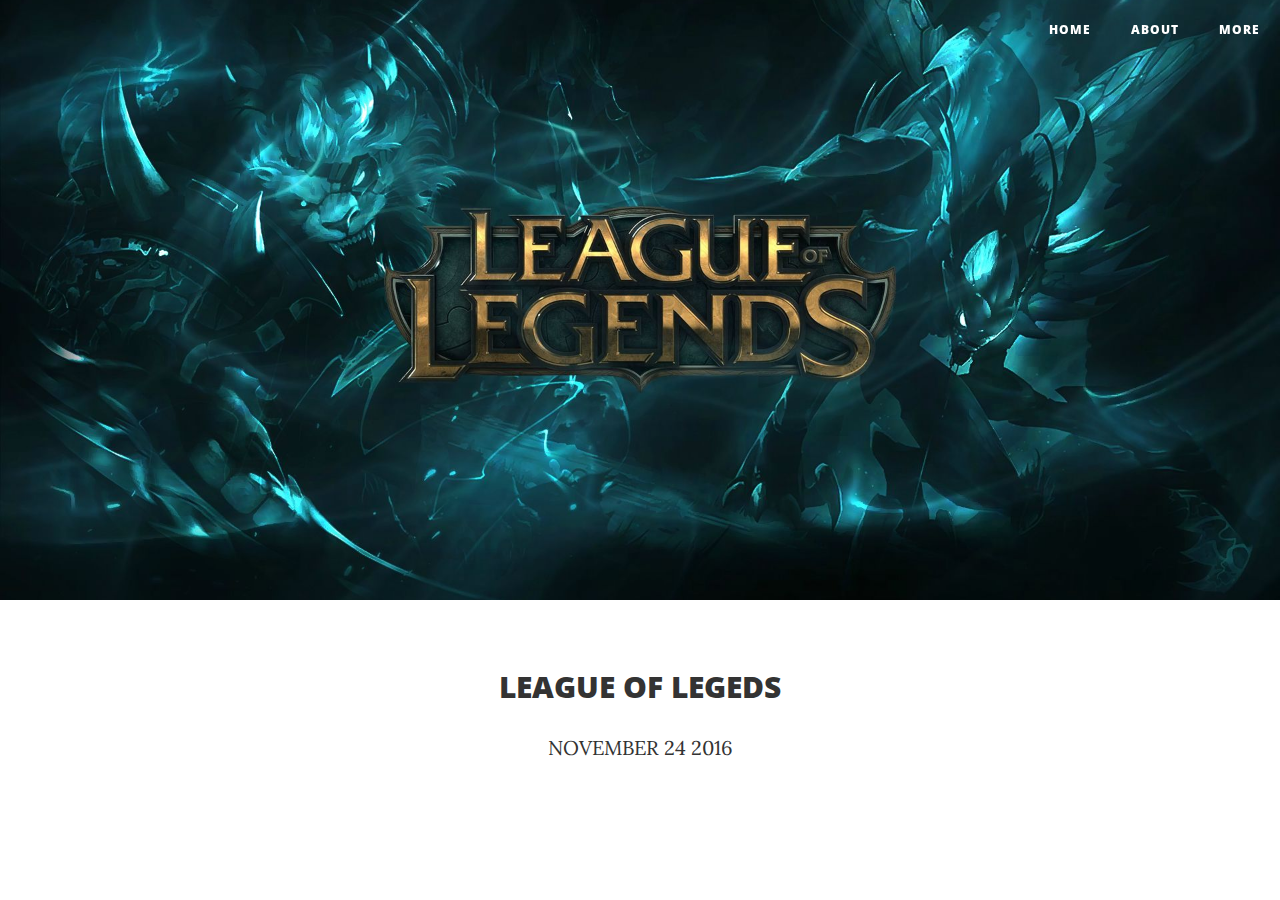
<file: index.html>
<!DOCTYPE html>
<html lang="en">

<head>

    <meta charset="utf-8">
    <meta http-equiv="X-UA-Compatible" content="IE=edge">
    <meta name="viewport" content="width=device-width, initial-scale=1">
    <meta name="description" content="">
    <meta name="author" content="">

    <title>LOL</title>

    <!-- Bootstrap Core CSS -->
    <link href="vendor/bootstrap/css/bootstrap.min.css" rel="stylesheet">

    <!-- Theme CSS -->
    <link href="css/clean-blog.min.css" rel="stylesheet">

    <!-- Custom Fonts -->
    <link href="vendor/font-awesome/css/font-awesome.min.css" rel="stylesheet" type="text/css">
    <link href='https://fonts.googleapis.com/css?family=Lora:400,700,400italic,700italic' rel='stylesheet' type='text/css'>
    <link href='https://fonts.googleapis.com/css?family=Open+Sans:300italic,400italic,600italic,700italic,800italic,400,300,600,700,800' rel='stylesheet' type='text/css'>

    <!-- HTML5 Shim and Respond.js IE8 support of HTML5 elements and media queries -->
    <!-- WARNING: Respond.js doesn't work if you view the page via file:// -->
    <!--[if lt IE 9]>
        <script src="https://oss.maxcdn.com/libs/html5shiv/3.7.0/html5shiv.js"></script>
        <script src="https://oss.maxcdn.com/libs/respond.js/1.4.2/respond.min.js"></script>
    <![endif]-->

</head>

<body>

    <!-- Navigation -->
    <nav class="navbar navbar-default navbar-custom navbar-fixed-top">
        <div class="container-fluid">
            <!-- Brand and toggle get grouped for better mobile display -->
            <div class="navbar-header page-scroll">
                <button type="button" class="navbar-toggle" data-toggle="collapse" data-target="#bs-example-navbar-collapse-1">
                    <span class="sr-only">Toggle navigation</span>
                    Menu <i class="fa fa-bars"></i>
                </button>
                <a class="navbar-brand" href="index.html"> </a>
            </div>

            <!-- Collect the nav links, forms, and other content for toggling -->
            <div class="collapse navbar-collapse" id="bs-example-navbar-collapse-1">
                <ul class="nav navbar-nav navbar-right">
                    <li>
                        <a href="index.html">Home</a>
                    </li>
                    <li>
                        <a href="about.html">About</a>
                    </li>
                    <li>
                         <a href="contact.html">more</a> 
                    </li>
                    <li>
                         
                    </li>
                </ul>
            </div>
            <!-- /.navbar-collapse -->
        </div>
        <!-- /.container -->
    </nav>

    <!-- Page Header -->
    <!-- Set your background image for this header on the line below. -->
    <header class="intro-header" style="background-image: url('z.jpg')">
        <div class="container">
            <div class="row">
                <div class="col-lg-8 col-lg-offset-2 col-md-10 col-md-offset-1"> 
                  <div class="page-heading">
                        <div class="site-heading">
                       
                       
                         
                    </div>
                </div>
            </div>
        </div>
    </header>

    <!-- Main Content -->
    <div class="container">
        <div class="row">
            <div class="col-lg-8 col-lg-offset-2 col-md-10 col-md-offset-1">
                <div class="post-preview">
                    <center><a href="post.html">
                         <h2 class="post-title">
                          LEAGUE OF LEGEDS 
                        </h2>
                        <h3 class="post-subtitle">
                        </h3>
                    </a>
                    <p class="post-meta"> NOVEMBER 24 2016</p>
                     </center>
                </div>
               
                 
                
   

   

    <!-- jQuery -->
    <script src="vendor/jquery/jquery.min.js"></script>

    <!-- Bootstrap Core JavaScript -->
    <script src="vendor/bootstrap/js/bootstrap.min.js"></script>

    <!-- Contact Form JavaScript -->
    <script src="js/jqBootstrapValidation.js"></script>
    <script src="js/contact_me.js"></script>

    <!-- Theme JavaScript -->
    <script src="js/clean-blog.min.js"></script>

</body>

</html>
</file>
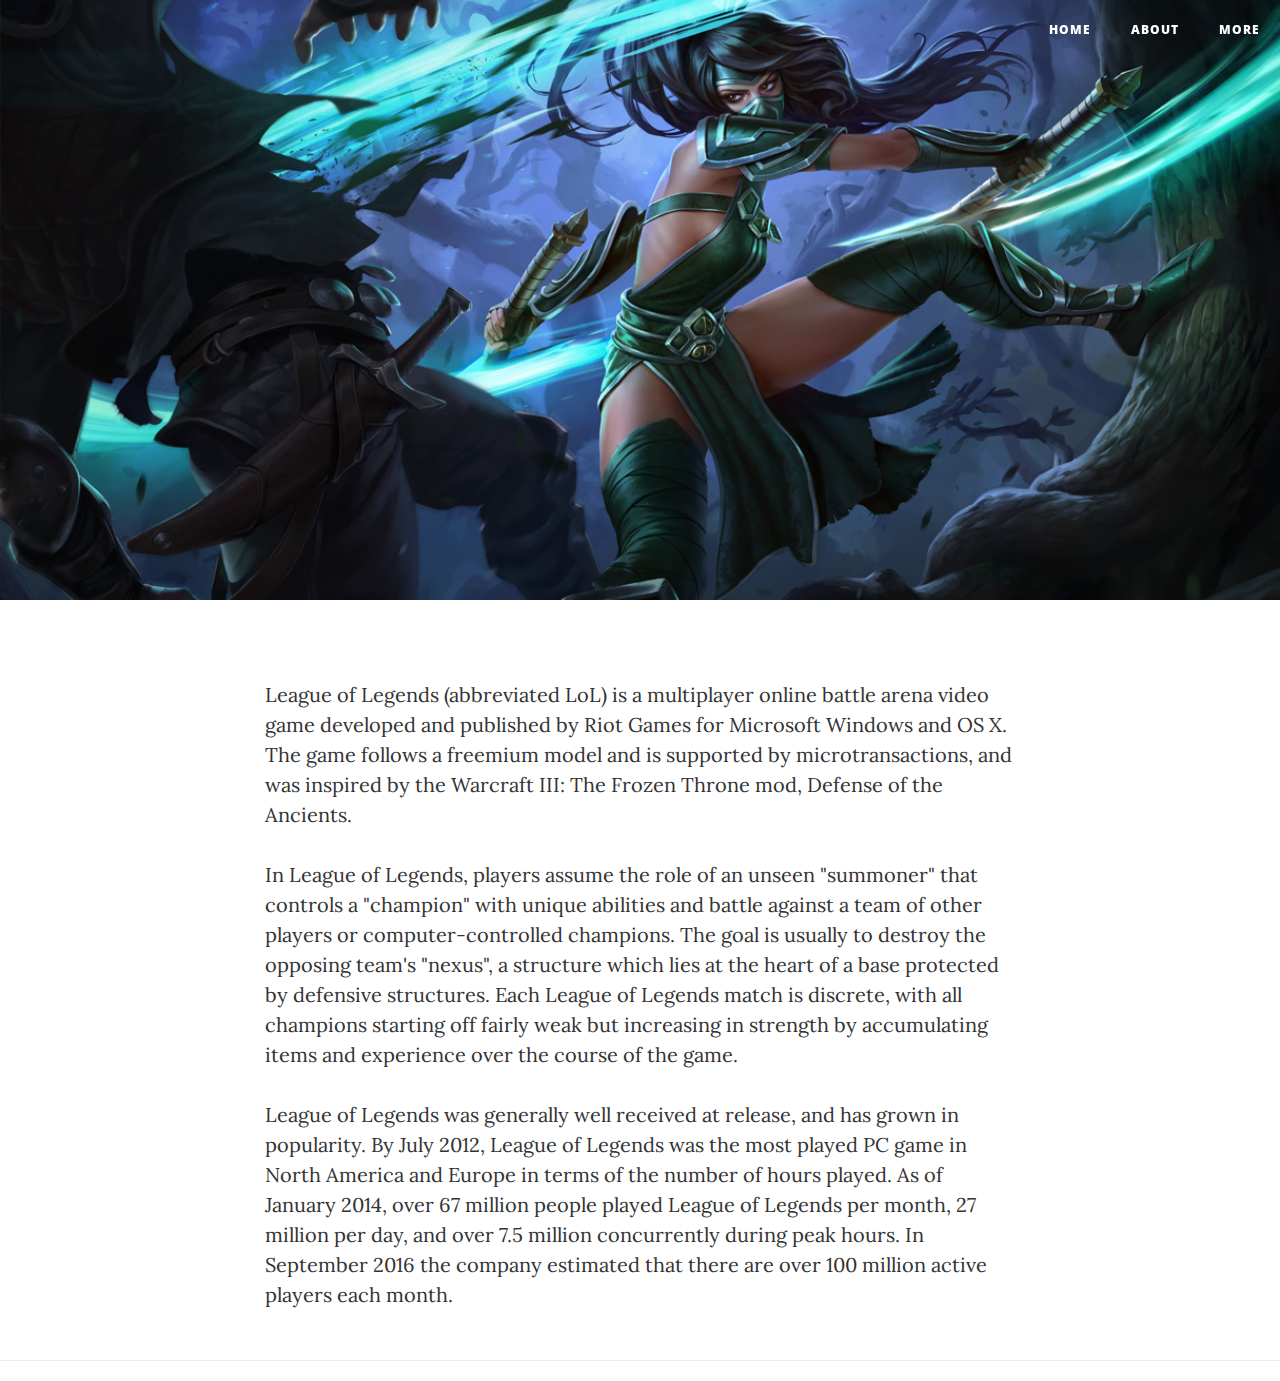
<file: about.html>
<!DOCTYPE html>
<html lang="en">

<head>

    <meta charset="utf-8">
    <meta http-equiv="X-UA-Compatible" content="IE=edge">
    <meta name="viewport" content="width=device-width, initial-scale=1">
    <meta name="description" content="">
    <meta name="author" content="">

    <title>LOL</title>

    <!-- Bootstrap Core CSS -->
    <link href="vendor/bootstrap/css/bootstrap.min.css" rel="stylesheet">

    <!-- Theme CSS -->
    <link href="css/clean-blog.min.css" rel="stylesheet">

    <!-- Custom Fonts -->
    <link href="vendor/font-awesome/css/font-awesome.min.css" rel="stylesheet" type="text/css">
    <link href='https://fonts.googleapis.com/css?family=Lora:400,700,400italic,700italic' rel='stylesheet' type='text/css'>
    <link href='https://fonts.googleapis.com/css?family=Open+Sans:300italic,400italic,600italic,700italic,800italic,400,300,600,700,800' rel='stylesheet' type='text/css'>

    <!-- HTML5 Shim and Respond.js IE8 support of HTML5 elements and media queries -->
    <!-- WARNING: Respond.js doesn't work if you view the page via file:// -->
    <!--[if lt IE 9]>
        <script src="https://oss.maxcdn.com/libs/html5shiv/3.7.0/html5shiv.js"></script>
        <script src="https://oss.maxcdn.com/libs/respond.js/1.4.2/respond.min.js"></script>
    <![endif]-->

</head>

<body>

    <!-- Navigation -->
    <nav class="navbar navbar-default navbar-custom navbar-fixed-top">
        <div class="container-fluid">
            <!-- Brand and toggle get grouped for better mobile display -->
            <div class="navbar-header page-scroll">
                <button type="button" class="navbar-toggle" data-toggle="collapse" data-target="#bs-example-navbar-collapse-1">
                    <span class="sr-only">Toggle navigation</span>
                    Menu <i class="fa fa-bars"></i>
                </button>
                <a class="navbar-brand" href="index.html"> </a>
            </div>

            <!-- Collect the nav links, forms, and other content for toggling -->
            <div class="collapse navbar-collapse" id="bs-example-navbar-collapse-1">
                <ul class="nav navbar-nav navbar-right">
                    <li>
                        <a href="index.html">Home</a>
                    </li>
                    <li>
                           <a href="about.html">ABOUT</a>
                    </li>
                    <li>
                           <a href="contact.html">MORE</a> 
                    </li>
                    <li>
                         
                    </li>
                </ul>
            </div>
            <!-- /.navbar-collapse -->
        </div>
        <!-- /.container -->
    </nav>

    <!-- Page Header -->
    <!-- Set your background image for this header on the line below. -->
    <header class="intro-header" style="background-image: url('ka.jpg')">
        <div class="container">
            <div class="row">
                <div class="col-lg-8 col-lg-offset-2 col-md-10 col-md-offset-1">
                    <div class="page-heading">
                         <div class="site-heading">
                         
                    
                         
                    </div>
                </div>
            </div>
        </div>
    </header>

    <!-- Main Content -->
    <div class="container">
        <div class="row">
            <div class="col-lg-8 col-lg-offset-2 col-md-10 col-md-offset-1">
                <p>League of Legends (abbreviated LoL) is a multiplayer online battle arena video game developed and published by Riot Games for Microsoft Windows and OS X. The game follows a freemium model and is supported by microtransactions, and was inspired by the Warcraft III: The Frozen Throne mod, Defense of the Ancients.</p>
                <p>In League of Legends, players assume the role of an unseen "summoner" that controls a "champion" with unique abilities and battle against a team of other players or computer-controlled champions. The goal is usually to destroy the opposing team's "nexus", a structure which lies at the heart of a base protected by defensive structures. Each League of Legends match is discrete, with all champions starting off fairly weak but increasing in strength by accumulating items and experience over the course of the game.</p>
                <p> League of Legends was generally well received at release, and has grown in popularity. By July 2012, League of Legends was the most played PC game in North America and Europe in terms of the number of hours played. As of January 2014, over 67 million people played League of Legends per month, 27 million per day, and over 7.5 million concurrently during peak hours. In September 2016 the company estimated that there are over 100 million active players each month.</p>
            </div>
        </div>
    </div>

    <hr>

   

    <!-- jQuery -->
    <script src="vendor/jquery/jquery.min.js"></script>

    <!-- Bootstrap Core JavaScript -->
    <script src="vendor/bootstrap/js/bootstrap.min.js"></script>

    <!-- Contact Form JavaScript -->
    <script src="js/jqBootstrapValidation.js"></script>
    <script src="js/contact_me.js"></script>

    <!-- Theme JavaScript -->
    <script src="js/clean-blog.min.js"></script>

</body>

</html>
</file>
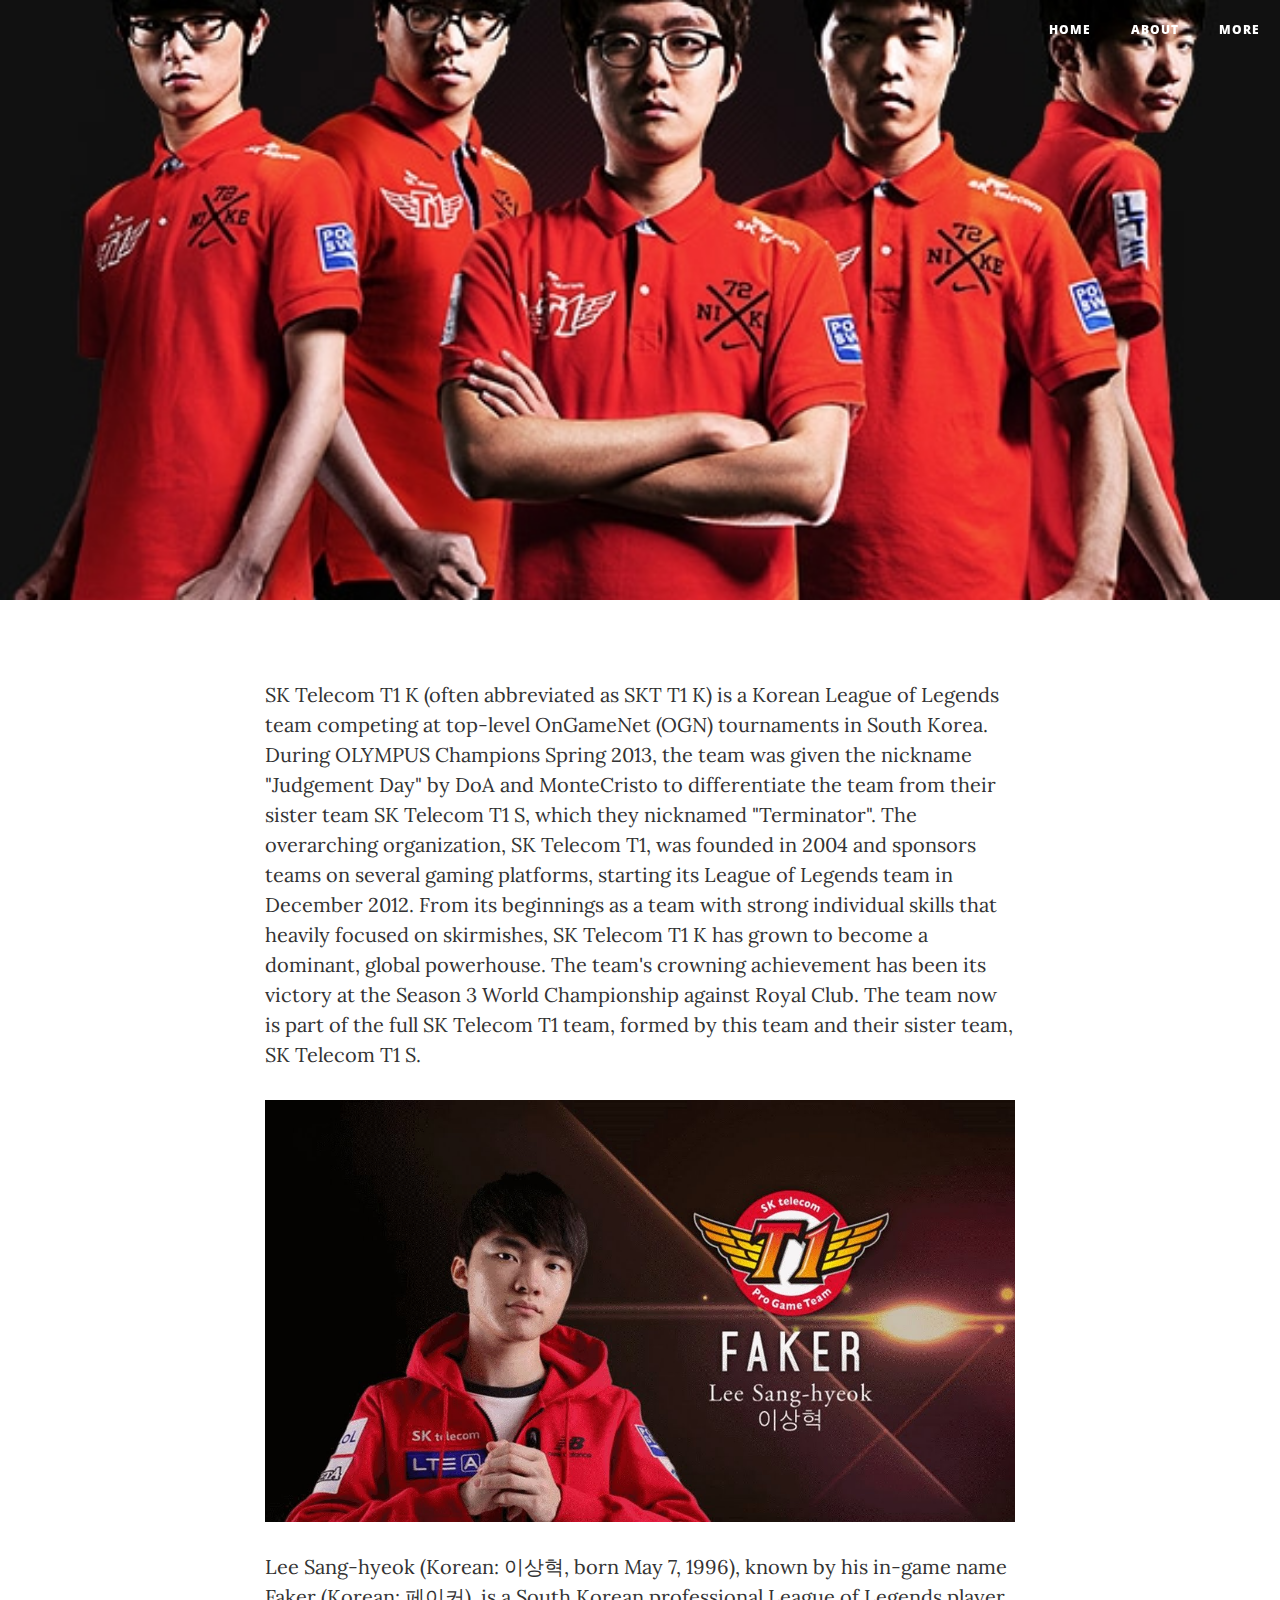
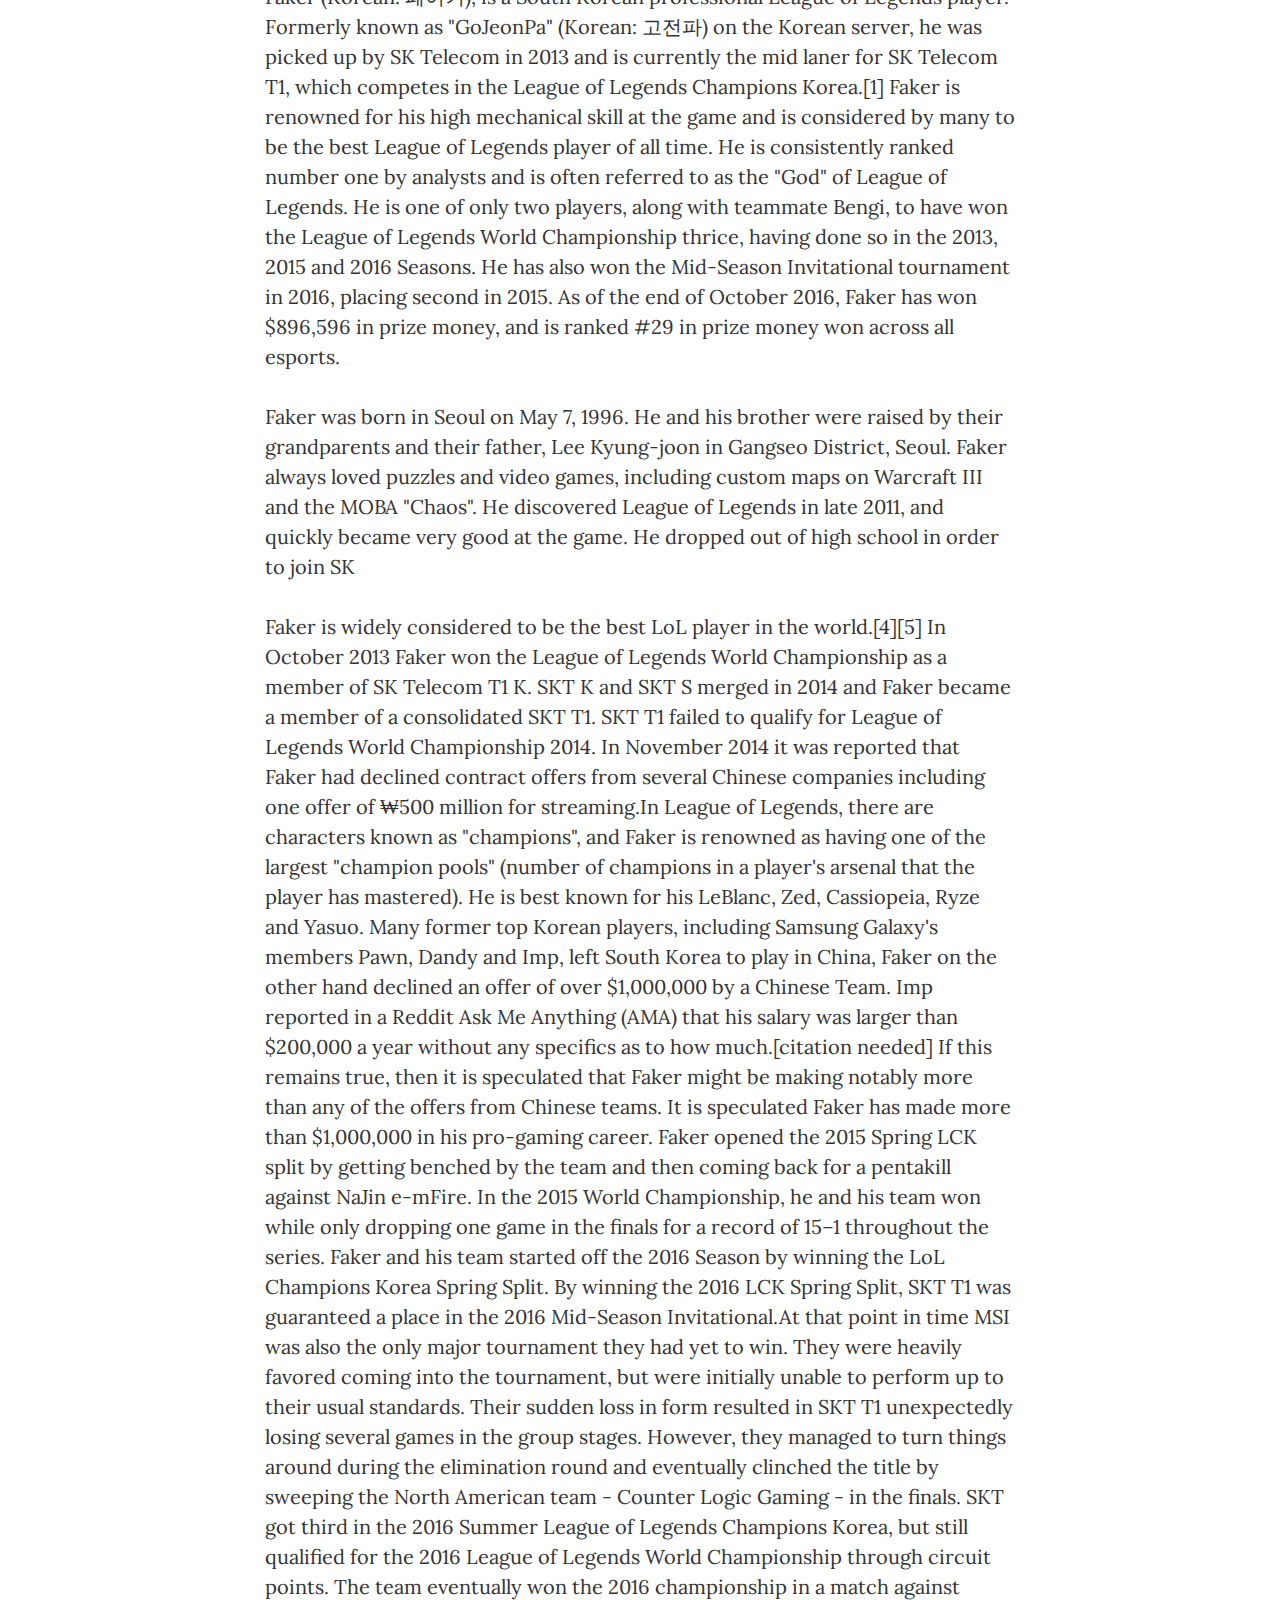
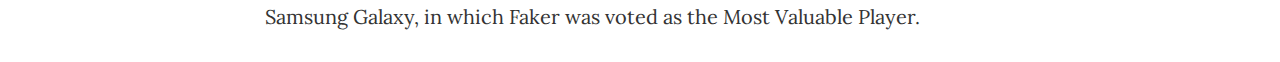
<file: contact.html>
<!DOCTYPE html>
<html lang="en">

<head>

    <meta charset="utf-8">
    <meta http-equiv="X-UA-Compatible" content="IE=edge">
    <meta name="viewport" content="width=device-width, initial-scale=1">
    <meta name="description" content="">
    <meta name="author" content="">

    <title>LOL</title>

    <!-- Bootstrap Core CSS -->
    <link href="vendor/bootstrap/css/bootstrap.min.css" rel="stylesheet">

    <!-- Theme CSS -->
    <link href="css/clean-blog.min.css" rel="stylesheet">

    <!-- Custom Fonts -->
    <link href="vendor/font-awesome/css/font-awesome.min.css" rel="stylesheet" type="text/css">
    <link href='https://fonts.googleapis.com/css?family=Lora:400,700,400italic,700italic' rel='stylesheet' type='text/css'>
    <link href='https://fonts.googleapis.com/css?family=Open+Sans:300italic,400italic,600italic,700italic,800italic,400,300,600,700,800' rel='stylesheet' type='text/css'>

    <!-- HTML5 Shim and Respond.js IE8 support of HTML5 elements and media queries -->
    <!-- WARNING: Respond.js doesn't work if you view the page via file:// -->
    <!--[if lt IE 9]>
        <script src="https://oss.maxcdn.com/libs/html5shiv/3.7.0/html5shiv.js"></script>
        <script src="https://oss.maxcdn.com/libs/respond.js/1.4.2/respond.min.js"></script>
    <![endif]-->

</head>

<body>

    <!-- Navigation -->
    <nav class="navbar navbar-default navbar-custom navbar-fixed-top">
        <div class="container-fluid">
            <!-- Brand and toggle get grouped for better mobile display -->
            <div class="navbar-header page-scroll">
                <button type="button" class="navbar-toggle" data-toggle="collapse" data-target="#bs-example-navbar-collapse-1">
                    <span class="sr-only">Toggle navigation</span>
                    Menu <i class="fa fa-bars"></i>
                </button>
                <a class="navbar-brand" href="index.html"> </a>
            </div>

            <!-- Collect the nav links, forms, and other content for toggling -->
            <div class="collapse navbar-collapse" id="bs-example-navbar-collapse-1">
                <ul class="nav navbar-nav navbar-right">
                    <li>
                        <a href="index.html">Home</a>
                    </li>
                    <li>
                        <a href="about.html">About</a>
                    </li>
                    <li>
                        <a href="contact.html">MORE</a>
                    </li>
                    <li>
                         
                    </li>
                </ul>
            </div>
            <!-- /.navbar-collapse -->
        </div>
        <!-- /.container -->
    </nav>

    <!-- Page Header -->
    <!-- Set your background image for this header on the line below. -->
    <header class="intro-header" style="background-image: url('s.jpg')">
        <div class="container">
            <div class="row">
                <div class="col-lg-8 col-lg-offset-2 col-md-10 col-md-offset-1">
                    <div class="page-heading">
                        <div class="site-heading">
                        
                    </div>
                </div>
            </div>
        </div>
    </header>

    <!-- Main Content -->
    <div class="container">
        <div class="row">
            <div class="col-lg-8 col-lg-offset-2 col-md-10 col-md-offset-1">
                <p>SK Telecom T1 K (often abbreviated as SKT T1 K) is a Korean League of Legends team competing at top-level OnGameNet (OGN) tournaments in South Korea. During OLYMPUS Champions Spring 2013, the team was given the nickname "Judgement Day" by DoA and MonteCristo to differentiate the team from their sister team SK Telecom T1 S, which they nicknamed "Terminator". The overarching organization, SK Telecom T1, was founded in 2004 and sponsors teams on several gaming platforms, starting its League of Legends team in December 2012. From its beginnings as a team with strong individual skills that heavily focused on skirmishes, SK Telecom T1 K has grown to become a dominant, global powerhouse. The team's crowning achievement has been its victory at the Season 3 World Championship against Royal Club. The team now is part of the full SK Telecom T1 team, formed by this team and their sister team, SK Telecom T1 S.</p>
                <img class="img-responsive" src="f.jpg" alt="">
                <p>Lee Sang-hyeok (Korean: 이상혁, born May 7, 1996), known by his in-game name Faker (Korean: 페이커), is a South Korean professional League of Legends player. Formerly known as "GoJeonPa" (Korean: 고전파) on the Korean server, he was picked up by SK Telecom in 2013 and is currently the mid laner for SK Telecom T1, which competes in the League of Legends Champions Korea.[1]
Faker is renowned for his high mechanical skill at the game and is considered by many to be the best League of Legends player of all time. He is consistently ranked number one by analysts and is often referred to as the "God" of League of Legends. He is one of only two players, along with teammate Bengi, to have won the League of Legends World Championship thrice, having done so in the 2013, 2015 and 2016 Seasons. He has also won the Mid-Season Invitational tournament in 2016, placing second in 2015. As of the end of October 2016, Faker has won $896,596 in prize money, and is ranked #29 in prize money won across all esports.</p>
                <p>Faker was born in Seoul on May 7, 1996. He and his brother were raised by their grandparents and their father, Lee Kyung-joon in Gangseo District, Seoul. Faker always loved puzzles and video games, including custom maps on Warcraft III and the MOBA "Chaos". He discovered League of Legends in late 2011, and quickly became very good at the game. He dropped out of high school in order to join SK</p>  
                <p>Faker is widely considered to be the best LoL player in the world.[4][5] In October 2013 Faker won the League of Legends World Championship as a member of SK Telecom T1 K.

SKT K and SKT S merged in 2014 and Faker became a member of a consolidated SKT T1. SKT T1 failed to qualify for League of Legends World Championship 2014.
In November 2014 it was reported that Faker had declined contract offers from several Chinese companies including one offer of ₩500 million for streaming.In League of Legends, there are characters known as "champions", and Faker is renowned as having one of the largest "champion pools" (number of champions in a player's arsenal that the player has mastered). He is best known for his LeBlanc, Zed, Cassiopeia, Ryze and Yasuo.

Many former top Korean players, including Samsung Galaxy's members Pawn, Dandy and Imp, left South Korea to play in China, Faker on the other hand declined an offer of over $1,000,000 by a Chinese Team. Imp reported in a Reddit Ask Me Anything (AMA) that his salary was larger than $200,000 a year without any specifics as to how much.[citation needed] If this remains true, then it is speculated that Faker might be making notably more than any of the offers from Chinese teams. It is speculated Faker has made more than $1,000,000 in his pro-gaming career.

Faker opened the 2015 Spring LCK split by getting benched by the team and then coming back for a pentakill against NaJin e-mFire.

In the 2015 World Championship, he and his team won while only dropping one game in the finals for a record of 15–1 throughout the series.

Faker and his team started off the 2016 Season by winning the LoL Champions Korea Spring Split. By winning the 2016 LCK Spring Split, SKT T1 was guaranteed a place in the 2016 Mid-Season Invitational.At that point in time MSI was also the only major tournament they had yet to win. They were heavily favored coming into the tournament, but were initially unable to perform up to their usual standards. Their sudden loss in form resulted in SKT T1 unexpectedly losing several games in the group stages. However, they managed to turn things around during the elimination round and eventually clinched the title by sweeping the North American team - Counter Logic Gaming - in the finals.

SKT got third in the 2016 Summer League of Legends Champions Korea, but still qualified for the 2016 League of Legends World Championship through circuit points. The team eventually won the 2016 championship in a match against Samsung Galaxy, in which Faker was voted as the Most Valuable Player.</p>
    

   

    <!-- jQuery -->
    <script src="vendor/jquery/jquery.min.js"></script>

    <!-- Bootstrap Core JavaScript -->
    <script src="vendor/bootstrap/js/bootstrap.min.js"></script>

    <!-- Contact Form JavaScript -->
    <script src="js/jqBootstrapValidation.js"></script>
    <script src="js/contact_me.js"></script>

    <!-- Theme JavaScript -->
    <script src="js/clean-blog.min.js"></script>

</body>

</html>
</file>
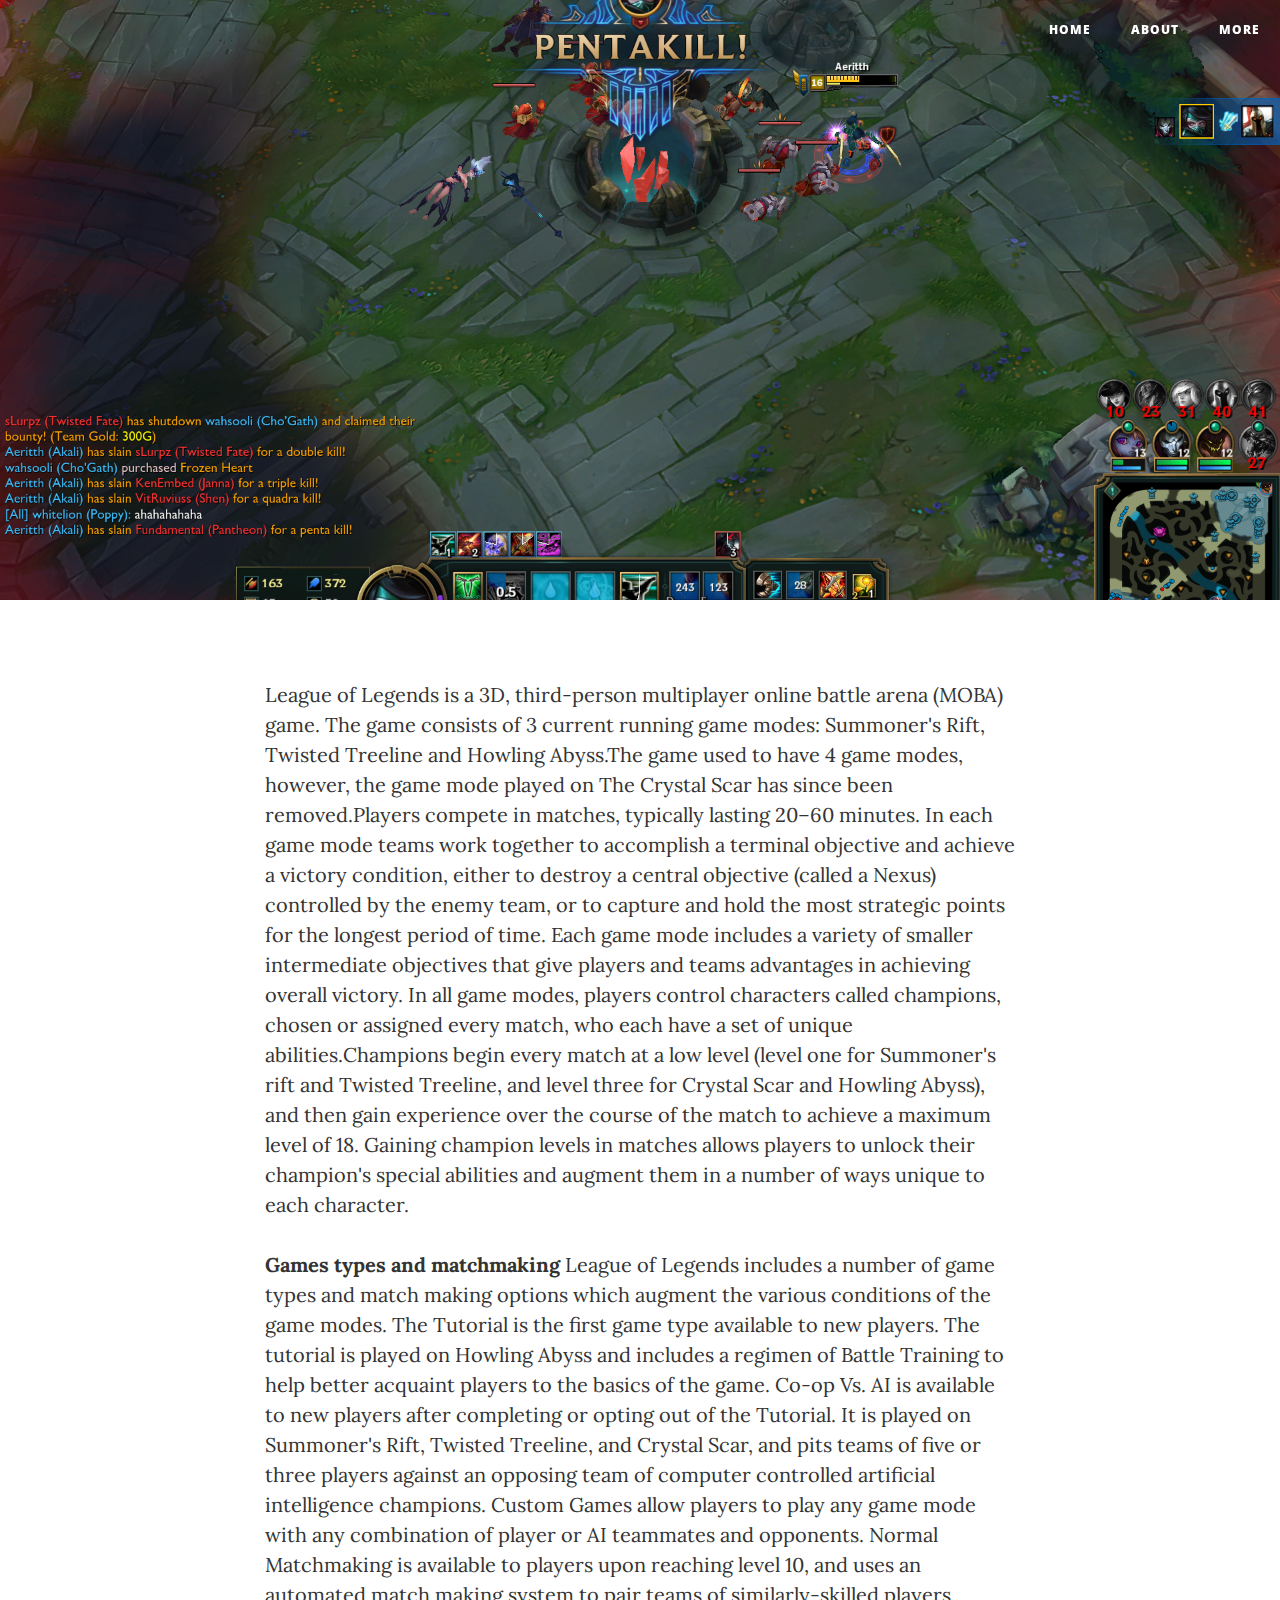
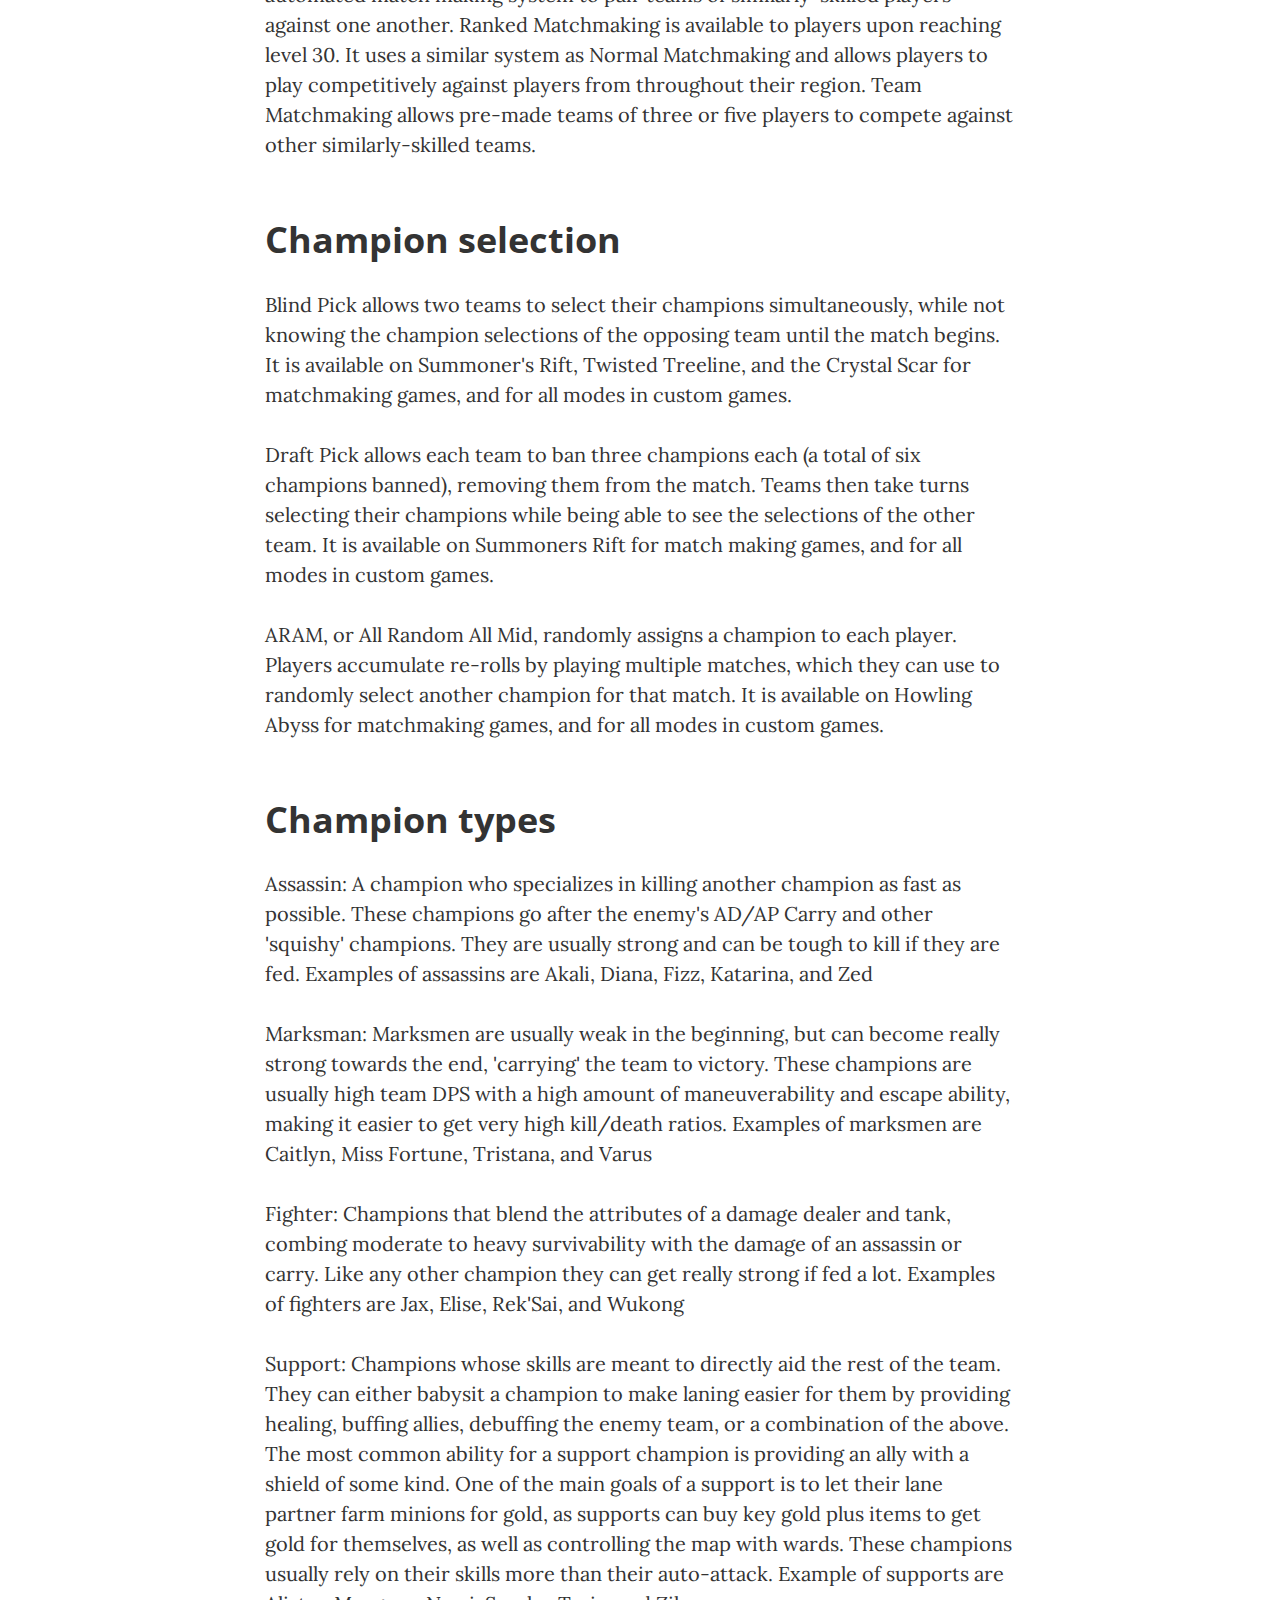
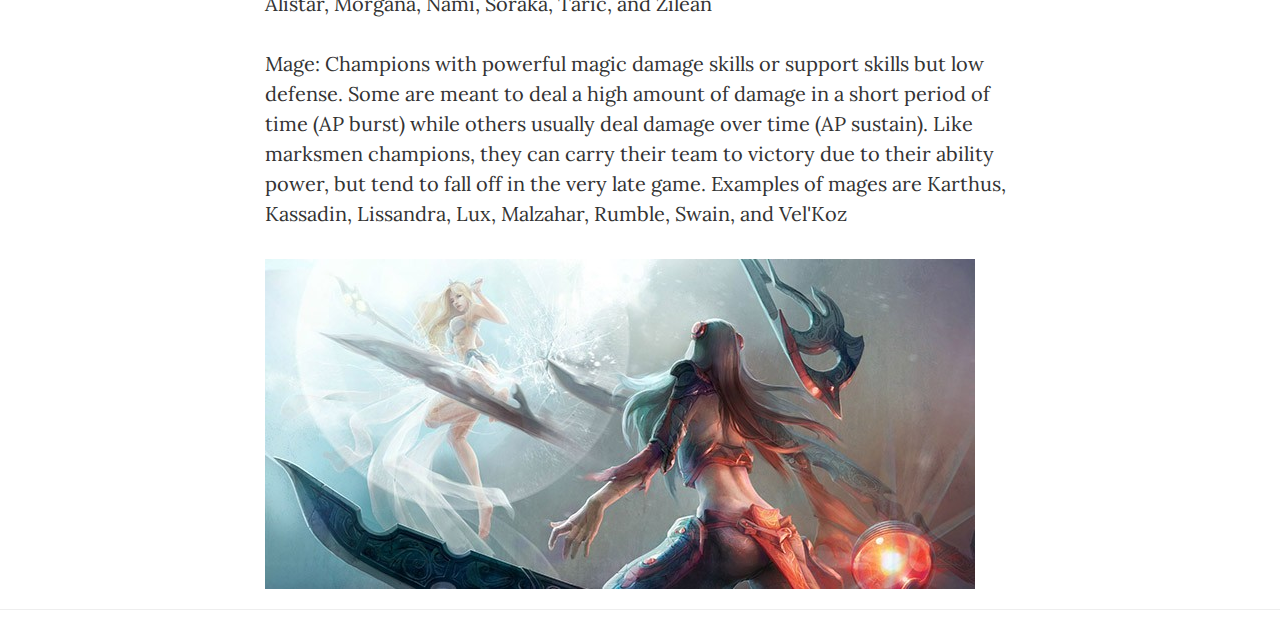
<file: post.html>
<!DOCTYPE html>
<html lang="en">

<head>

    <meta charset="utf-8">
    <meta http-equiv="X-UA-Compatible" content="IE=edge">
    <meta name="viewport" content="width=device-width, initial-scale=1">
    <meta name="description" content="">
    <meta name="author" content="">

    <title>LOL</title>

    <!-- Bootstrap Core CSS -->
    <link href="vendor/bootstrap/css/bootstrap.min.css" rel="stylesheet">

    <!-- Theme CSS -->
    <link href="css/clean-blog.min.css" rel="stylesheet">

    <!-- Custom Fonts -->
    <link href="vendor/font-awesome/css/font-awesome.min.css" rel="stylesheet" type="text/css">
    <link href='https://fonts.googleapis.com/css?family=Lora:400,700,400italic,700italic' rel='stylesheet' type='text/css'>
    <link href='https://fonts.googleapis.com/css?family=Open+Sans:300italic,400italic,600italic,700italic,800italic,400,300,600,700,800' rel='stylesheet' type='text/css'>

    <!-- HTML5 Shim and Respond.js IE8 support of HTML5 elements and media queries -->
    <!-- WARNING: Respond.js doesn't work if you view the page via file:// -->
    <!--[if lt IE 9]>
        <script src="https://oss.maxcdn.com/libs/html5shiv/3.7.0/html5shiv.js"></script>
        <script src="https://oss.maxcdn.com/libs/respond.js/1.4.2/respond.min.js"></script>
    <![endif]-->

</head>

<body>

    <!-- Navigation -->
    <nav class="navbar navbar-default navbar-custom navbar-fixed-top">
        <div class="container-fluid">
            <!-- Brand and toggle get grouped for better mobile display -->
            <div class="navbar-header page-scroll">
                <button type="button" class="navbar-toggle" data-toggle="collapse" data-target="#bs-example-navbar-collapse-1">
                    <span class="sr-only">Toggle navigation</span>
                    Menu <i class="fa fa-bars"></i>
                </button>
                <a class="navbar-brand" href="index.html"></a>
            </div>

            <!-- Collect the nav links, forms, and other content for toggling -->
            <div class="collapse navbar-collapse" id="bs-example-navbar-collapse-1">
                <ul class="nav navbar-nav navbar-right">
                    <li>
                        <a href="index.html">Home</a>
                    </li>
                    <li>
                        <a href="about.html">About</a>
                    </li>
                    <li>
                          <a href="contact.html">More</a>
                    </li>
                    <li>
                         
                    </li>
                </ul>
            </div>
            <!-- /.navbar-collapse -->
        </div>
        <!-- /.container -->
    </nav>

    <!-- Page Header -->
    <!-- Set your background image for this header on the line below. -->
    <header class="intro-header" style="background-image: url('pen.png')">
        <div class="container">
            <div class="row">
                <div class="col-lg-8 col-lg-offset-2 col-md-10 col-md-offset-1">
                    
                    <div class="post-heading">
                        <div class="site-heading">
                    </div>
                </div>
            </div>
        </div>
    </header>

    <!-- Post Content -->
    <article>
        <div class="container">
            <div class="row">
                <div class="col-lg-8 col-lg-offset-2 col-md-10 col-md-offset-1">
                    <p>League of Legends is a 3D, third-person multiplayer online battle arena (MOBA) game. The game consists of 3 current running game modes: Summoner's Rift, Twisted Treeline and Howling Abyss.The game used to have 4 game modes, however, the game mode played on The Crystal Scar has since been removed.Players compete in matches, typically lasting 20–60 minutes. In each game mode teams work together to accomplish a terminal objective and achieve a victory condition, either to destroy a central objective (called a Nexus) controlled by the enemy team, or to capture and hold the most strategic points for the longest period of time. Each game mode includes a variety of smaller intermediate objectives that give players and teams advantages in achieving overall victory.
In all game modes, players control characters called champions, chosen or assigned every match, who each have a set of unique abilities.Champions begin every match at a low level (level one for Summoner's rift and Twisted Treeline, and level three for Crystal Scar and Howling Abyss), and then gain experience over the course of the match to achieve a maximum level of 18. Gaining champion levels in matches allows players to unlock their champion's special abilities and augment them in a number of ways unique to each character.</p>
                    <p><strong>Games types and matchmaking</strong>
League of Legends includes a number of game types and match making options which augment the various conditions of the game modes.

The Tutorial is the first game type available to new players. The tutorial is played on Howling Abyss and includes a regimen of Battle Training to help better acquaint players to the basics of the game.
Co-op Vs. AI is available to new players after completing or opting out of the Tutorial. It is played on Summoner's Rift, Twisted Treeline, and Crystal Scar, and pits teams of five or three players against an opposing team of computer controlled artificial intelligence champions.
Custom Games allow players to play any game mode with any combination of player or AI teammates and opponents.
Normal Matchmaking is available to players upon reaching level 10, and uses an automated match making system to pair teams of similarly-skilled players against one another.
Ranked Matchmaking is available to players upon reaching level 30. It uses a similar system as Normal Matchmaking and allows players to play competitively against players from throughout their region.
Team Matchmaking allows pre-made teams of three or five players to compete against other similarly-skilled teams.</p>

                    <h2 class="section-heading">Champion selection</h2>

                    <p>Blind Pick allows two teams to select their champions simultaneously, while not knowing the champion selections of the opposing team until the match begins. It is available on Summoner's Rift, Twisted Treeline, and the Crystal Scar for matchmaking games, and for all modes in custom games.</p>

                    <p>Draft Pick allows each team to ban three champions each (a total of six champions banned), removing them from the match. Teams then take turns selecting their champions while being able to see the selections of the other team. It is available on Summoners Rift for match making games, and for all modes in custom games.</p>

                    <p>ARAM, or All Random All Mid, randomly assigns a champion to each player. Players accumulate re-rolls by playing multiple matches, which they can use to randomly select another champion for that match. It is available on Howling Abyss for matchmaking games, and for all modes in custom games.</p>

                    <h2 class="section-heading">Champion types</h2>

                    <p>Assassin: A champion who specializes in killing another champion as fast as possible. These champions go after the enemy's AD/AP Carry and other 'squishy' champions. They are usually strong and can be tough to kill if they are fed. Examples of assassins are Akali, Diana, Fizz, Katarina, and Zed</p>
                    <p>Marksman: Marksmen are usually weak in the beginning, but can become really strong towards the end, 'carrying' the team to victory. These champions are usually high team DPS with a high amount of maneuverability and escape ability, making it easier to get very high kill/death ratios. Examples of marksmen are Caitlyn, Miss Fortune, Tristana, and Varus</p>
                    <p>Fighter: Champions that blend the attributes of a damage dealer and tank, combing moderate to heavy survivability with the damage of an assassin or carry. Like any other champion they can get really strong if fed a lot. Examples of fighters are Jax, Elise, Rek'Sai, and Wukong</p>
                    <p>Support: Champions whose skills are meant to directly aid the rest of the team. They can either babysit a champion to make laning easier for them by providing healing, buffing allies, debuffing the enemy team, or a combination of the above. The most common ability for a support champion is providing an ally with a shield of some kind. One of the main goals of a support is to let their lane partner farm minions for gold, as supports can buy key gold plus items to get gold for themselves, as well as controlling the map with wards. These champions usually rely on their skills more than their auto-attack. Example of supports are Alistar, Morgana, Nami, Soraka, Taric, and Zilean</p>
                    <p>Mage: Champions with powerful magic damage skills or support skills but low defense. Some are meant to deal a high amount of damage in a short period of time (AP burst) while others usually deal damage over time (AP sustain). Like marksmen champions, they can carry their team to victory due to their ability power, but tend to fall off in the very late game. Examples of mages are Karthus, Kassadin, Lissandra, Lux, Malzahar, Rumble, Swain, and Vel'Koz</p>
                    <a href="#">
                        <img class="img-responsive" src="y.jpg" alt="">
                    </a>
                    
                </div>
            </div>
        </div>
    </article>

    <hr>

    

    <!-- jQuery -->
    <script src="vendor/jquery/jquery.min.js"></script>

    <!-- Bootstrap Core JavaScript -->
    <script src="vendor/bootstrap/js/bootstrap.min.js"></script>

    <!-- Contact Form JavaScript -->
    <script src="js/jqBootstrapValidation.js"></script>
    <script src="js/contact_me.js"></script>

    <!-- Theme JavaScript -->
    <script src="js/clean-blog.min.js"></script>

</body>

</html>
</file>
<file: css/clean-blog.min.css>
/*!
 * Start Bootstrap - Clean Blog v3.3.7+1 (http://startbootstrap.com/template-overviews/clean-blog)
 * Copyright 2013-2016 Start Bootstrap
 * Licensed under MIT (https://github.com/BlackrockDigital/startbootstrap/blob/gh-pages/LICENSE)
 */a,body{color:#333}.navbar-custom .nav li a,.navbar-custom .navbar-brand,h1,h2,h3,h4,h5,h6{font-weight:800}.caption,.intro-header .page-heading,.intro-header .site-heading,footer .copyright{text-align:center}body{font-family:Lora,'Times New Roman',serif;font-size:20px;-webkit-tap-highlight-color:#0085A1}.intro-header .page-heading .subheading,.intro-header .post-heading .subheading,.intro-header .site-heading .subheading,.navbar-custom,h1,h2,h3,h4,h5,h6{font-family:'Open Sans','Helvetica Neue',Helvetica,Arial,sans-serif}p{line-height:1.5;margin:30px 0}p a{text-decoration:underline}a:focus,a:hover{color:#0085A1}a img:focus,a img:hover{cursor:zoom-in}blockquote{color:#777;font-style:italic}hr.small{max-width:100px;margin:15px auto;border-width:4px;border-color:#fff}.navbar-custom{position:absolute;top:0;left:0;width:100%;z-index:3}.navbar-custom .navbar-header .navbar-toggle{color:#777;font-weight:800;text-transform:uppercase;font-size:12px}.navbar-custom .nav li a{text-transform:uppercase;font-size:12px;letter-spacing:1px}@media only screen and (min-width:768px){.navbar-custom{background:0 0;border-bottom:1px solid transparent}.navbar-custom .navbar-brand{color:#fff;padding:20px}.navbar-custom .navbar-brand:focus,.navbar-custom .navbar-brand:hover{color:rgba(255,255,255,.8)}.navbar-custom .nav li a{color:#fff;padding:20px}.navbar-custom .nav li a:focus,.navbar-custom .nav li a:hover{color:rgba(255,255,255,.8)}}@media only screen and (min-width:1170px){.navbar-custom{-webkit-transition:background-color .3s;-moz-transition:background-color .3s;transition:background-color .3s;-webkit-transform:translate3d(0,0,0);-moz-transform:translate3d(0,0,0);-ms-transform:translate3d(0,0,0);-o-transform:translate3d(0,0,0);transform:translate3d(0,0,0);-webkit-backface-visibility:hidden;backface-visibility:hidden}.navbar-custom.is-fixed{position:fixed;top:-61px;background-color:rgba(255,255,255,.9);border-bottom:1px solid #f2f2f2;-webkit-transition:-webkit-transform .3s;-moz-transition:-moz-transform .3s;transition:transform .3s}.navbar-custom.is-fixed .navbar-brand{color:#333}.navbar-custom.is-fixed .navbar-brand:focus,.navbar-custom.is-fixed .navbar-brand:hover{color:#0085A1}.navbar-custom.is-fixed .nav li a{color:#333}.navbar-custom.is-fixed .nav li a:focus,.navbar-custom.is-fixed .nav li a:hover{color:#0085A1}.navbar-custom.is-visible{-webkit-transform:translate3d(0,100%,0);-moz-transform:translate3d(0,100%,0);-ms-transform:translate3d(0,100%,0);-o-transform:translate3d(0,100%,0);transform:translate3d(0,100%,0)}}.intro-header{background:center center no-repeat;-webkit-background-size:cover;-moz-background-size:cover;background-size:cover;-o-background-size:cover;margin-bottom:50px}.intro-header .page-heading,.intro-header .post-heading,.intro-header .site-heading{padding:100px 0 50px;color:#fff}.intro-header .page-heading h1,.intro-header .site-heading h1{margin-top:0;font-size:50px}.intro-header .page-heading .subheading,.intro-header .site-heading .subheading{font-size:24px;line-height:1.1;display:block;font-weight:300;margin:10px 0 0}@media only screen and (min-width:768px){.intro-header .page-heading,.intro-header .post-heading,.intro-header .site-heading{padding:150px 0}.intro-header .page-heading h1,.intro-header .site-heading h1{font-size:80px}}.intro-header .post-heading h1{font-size:35px}.intro-header .post-heading .meta,.intro-header .post-heading .subheading{line-height:1.1;display:block}.intro-header .post-heading .subheading{font-size:24px;margin:10px 0 30px;font-weight:600}.intro-header .post-heading .meta{font-family:Lora,'Times New Roman',serif;font-style:italic;font-weight:300;font-size:20px}.intro-header .post-heading .meta a{color:#fff}@media only screen and (min-width:768px){.intro-header .post-heading h1{font-size:55px}.intro-header .post-heading .subheading{font-size:30px}}.post-preview>a{color:#333}.post-preview>a:focus,.post-preview>a:hover{text-decoration:none;color:#0085A1}.post-preview>a>.post-title{font-size:30px;margin-top:30px;margin-bottom:10px}.post-preview>a>.post-subtitle{margin:0 0 10px;font-weight:300}.post-preview>.post-meta{color:#777;font-size:18px;font-style:italic;margin-top:0}.post-preview>.post-meta>a{text-decoration:none;color:#333}.post-preview>.post-meta>a:focus,.post-preview>.post-meta>a:hover{color:#0085A1;text-decoration:underline}@media only screen and (min-width:768px){.post-preview>a>.post-title{font-size:36px}}.section-heading{font-size:36px;margin-top:60px;font-weight:700}.btn,.pager li>a,.pager li>span{font-family:'Open Sans','Helvetica Neue',Helvetica,Arial,sans-serif;text-transform:uppercase;font-weight:800;letter-spacing:1px}.caption{font-size:14px;padding:10px;font-style:italic;margin:0;display:block;border-bottom-right-radius:5px;border-bottom-left-radius:5px}footer{padding:50px 0 65px}footer .list-inline{margin:0;padding:0}footer .copyright{font-size:14px;margin-bottom:0}.floating-label-form-group{font-size:14px;position:relative;margin-bottom:0;padding-bottom:.5em;border-bottom:1px solid #eee}.floating-label-form-group input,.floating-label-form-group textarea{z-index:1;position:relative;padding-right:0;padding-left:0;border:none;border-radius:0;font-size:1.5em;background:0 0;box-shadow:none!important;resize:none}.floating-label-form-group label{display:block;z-index:0;position:relative;top:2em;margin:0;font-size:.85em;line-height:1.764705882em;vertical-align:middle;vertical-align:baseline;opacity:0;-webkit-transition:top .3s ease,opacity .3s ease;-moz-transition:top .3s ease,opacity .3s ease;-ms-transition:top .3s ease,opacity .3s ease;transition:top .3s ease,opacity .3s ease}.floating-label-form-group::not(:first-child){padding-left:14px;border-left:1px solid #eee}.floating-label-form-group-with-value label{top:0;opacity:1}.floating-label-form-group-with-focus label{color:#0085A1}form .row:first-child .floating-label-form-group{border-top:1px solid #eee}.btn{font-size:14px;border-radius:0;padding:15px 25px}.btn-lg{font-size:16px;padding:25px 35px}.btn-default:focus,.btn-default:hover{background-color:#0085A1;border:1px solid #0085A1;color:#fff}.pager{margin:20px 0 0}.pager li>a,.pager li>span{font-size:14px;padding:15px 25px;background-color:#fff;border-radius:0}.pager li>a:focus,.pager li>a:hover{color:#fff;background-color:#0085A1;border:1px solid #0085A1}.pager .disabled>a,.pager .disabled>a:focus,.pager .disabled>a:hover,.pager .disabled>span{color:#777;background-color:#333;cursor:not-allowed}::-moz-selection{color:#fff;text-shadow:none;background:#0085A1}::selection{color:#fff;text-shadow:none;background:#0085A1}img::selection{color:#fff;background:0 0}img::-moz-selection{color:#fff;background:0 0}
</file>
